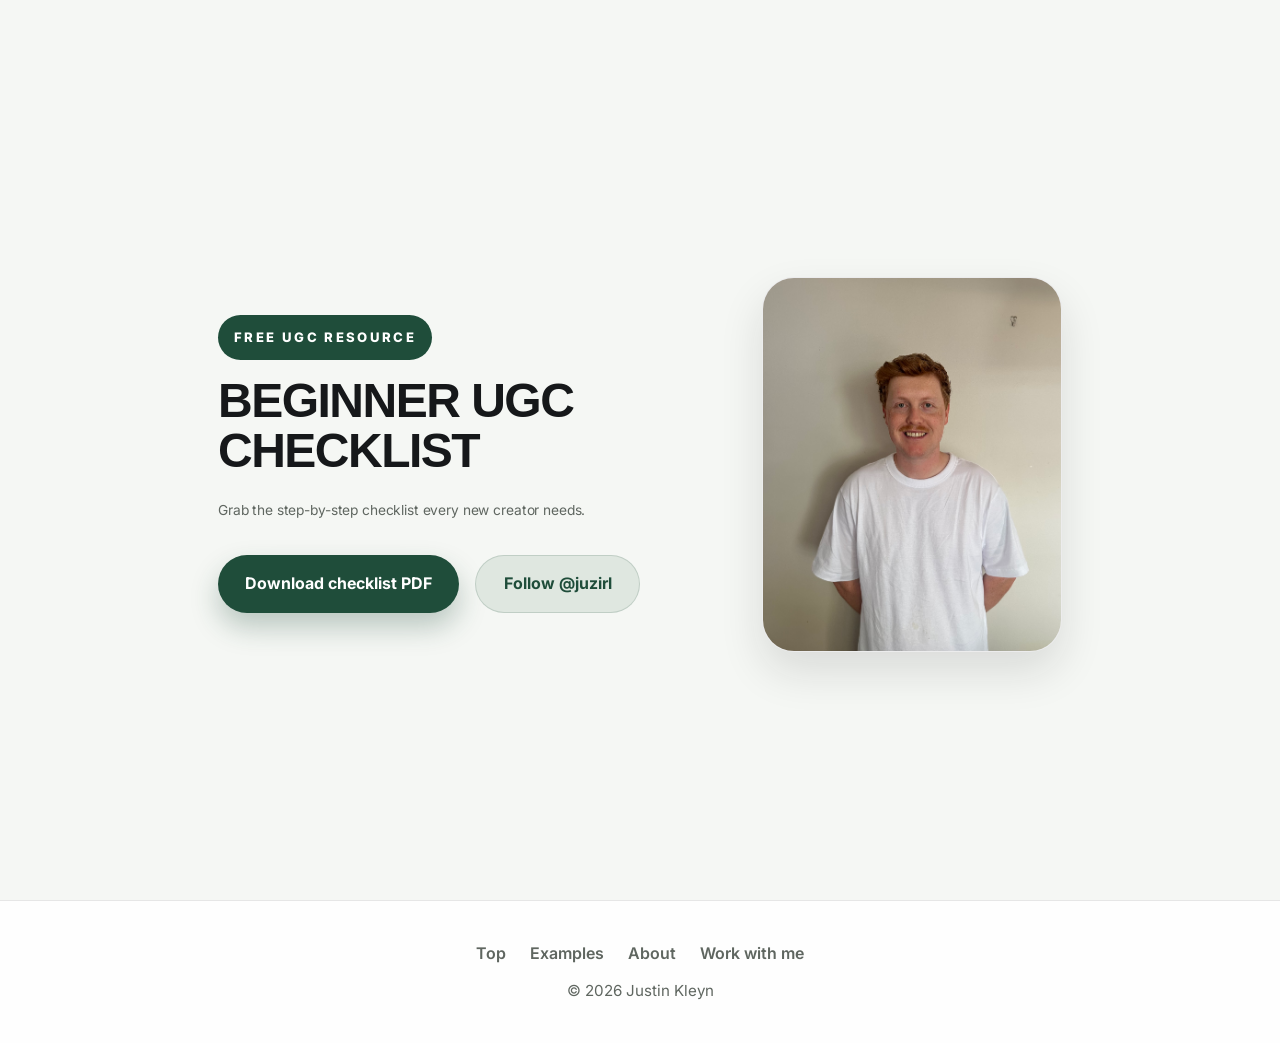
<file: checklist/index.html>
<!DOCTYPE html>
<html lang="en">
  <head>
    <link rel="icon" type="image/svg+xml" href="/favicon.svg" />
    <meta charset="UTF-8" />
    <meta name="viewport" content="width=device-width, initial-scale=1.0" />
    <title>Free UGC Checklist | Justin Kleyn</title>
    <meta
      name="description"
      content="Download the free beginner UGC checklist after following @juzirl on Instagram."
    />
    <link rel="stylesheet" href="/styles.css" />
    <link rel="preconnect" href="https://fonts.googleapis.com" />
    <link rel="preconnect" href="https://fonts.gstatic.com" crossorigin />
    <link
      href="https://fonts.googleapis.com/css2?family=Inter:wght@300;400;500;600;700;800&family=Sora:wght@500;600;700;800&display=swap"
      rel="stylesheet"
    />
  </head>
  <body>
    <section class="hero hero-compact">
      <div class="container">
        <div class="hero-content">
          <div class="hero-left">
            <p class="hero-eyebrow">Free UGC resource</p>
            <h1 class="hero-title">Beginner UGC Checklist</h1>
            <p class="hero-subtitle">
              Grab the step-by-step checklist every new creator needs.
            </p>

            <div class="hero-actions">
              <a class="button button-primary" href="/assets/files/ugc-checklist.pdf" download>
                Download checklist PDF
              </a>
              <a
                class="button button-secondary"
                href="https://instagram.com/juzirl"
                target="_blank"
                rel="noopener noreferrer"
              >
                Follow @juzirl
              </a>
            </div>
          </div>

          <div class="hero-right">
            <div class="hero-image-wrap">
              <img
                src="/assets/images/hero-pic.jpg"
                alt="Justin Kleyn hero portrait"
                class="hero-image"
              />
            </div>
          </div>
        </div>
      </div>
    </section>

    <footer class="footer">
      <div class="container">
        <div class="footer-links">
          <a href="/index.html#top">Top</a>
          <a href="/index.html#examples">Examples</a>
          <a href="/index.html#about">About</a>
          <a href="/index.html#contact">Work with me</a>
        </div>
        <div class="footer-copyright">© <span id="year"></span> Justin Kleyn</div>
      </div>
    </footer>

    <script>
      document.addEventListener("DOMContentLoaded", () => {
        const year = document.getElementById("year");
        if (year) year.textContent = String(new Date().getFullYear());
      });
    </script>
  </body>
</html>
</file>
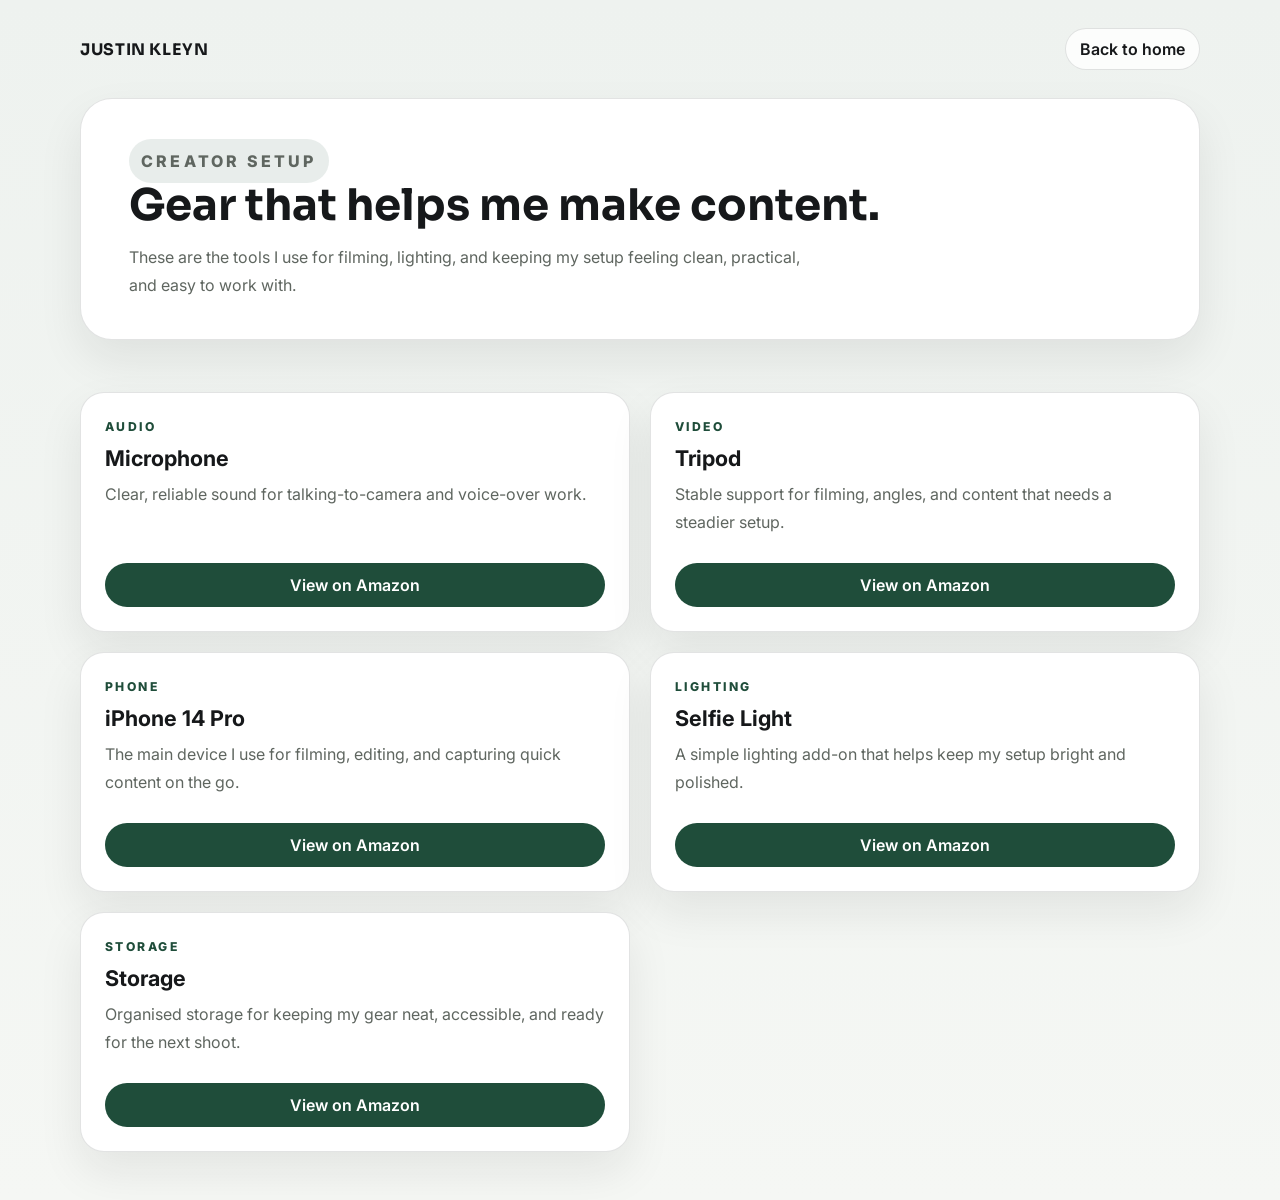
<file: gear/index.html>
<!DOCTYPE html>
<html lang="en">
  <head>
    <meta charset="UTF-8" />
    <meta name="viewport" content="width=device-width, initial-scale=1.0" />
    <title>Gear | Justin Kleyn</title>
    <meta
      name="description"
      content="A simple storefront-style page featuring the gear Justin uses for content creation."
    />
    <link rel="stylesheet" href="styles.css" />
    <link rel="preconnect" href="https://fonts.googleapis.com" />
    <link rel="preconnect" href="https://fonts.gstatic.com" crossorigin />
    <link
      href="https://fonts.googleapis.com/css2?family=Inter:wght@300;400;500;600;700;800&family=Sora:wght@500;600;700;800&display=swap"
      rel="stylesheet"
    />
  </head>
  <body class="gear-page">
    <header class="gear-header">
      <div class="container">
        <nav class="gear-nav" aria-label="Storefront navigation">
          <a class="brand-mark" href="../">Justin Kleyn</a>
          <a class="nav-pill" href="../">Back to home</a>
        </nav>

        <div class="gear-hero">
          <p class="gear-eyebrow">Creator setup</p>
          <h1>Gear that helps me make content.</h1>
          <p>
            These are the tools I use for filming, lighting, and keeping my setup feeling clean,
            practical, and easy to work with.
          </p>
        </div>
      </div>
    </header>

    <main class="container">
      <section class="gear-grid" aria-label="Product links">
        <article class="gear-card">
          <div class="gear-card-body">
            <p class="card-label">Audio</p>
            <h2>Microphone</h2>
            <p>Clear, reliable sound for talking-to-camera and voice-over work.</p>
          </div>
          <a class="card-link" href="https://link.amazon/B07BpD6nv" target="_blank" rel="noopener noreferrer">
            View on Amazon
          </a>
        </article>

        <article class="gear-card">
          <div class="gear-card-body">
            <p class="card-label">Video</p>
            <h2>Tripod</h2>
            <p>Stable support for filming, angles, and content that needs a steadier setup.</p>
          </div>
          <a class="card-link" href="https://link.amazon/B03ZKqyn4" target="_blank" rel="noopener noreferrer">
            View on Amazon
          </a>
        </article>

        <article class="gear-card">
          <div class="gear-card-body">
            <p class="card-label">Phone</p>
            <h2>iPhone 14 Pro</h2>
            <p>The main device I use for filming, editing, and capturing quick content on the go.</p>
          </div>
          <a class="card-link" href="https://link.amazon/B07npIQmK" target="_blank" rel="noopener noreferrer">
            View on Amazon
          </a>
        </article>

        <article class="gear-card">
          <div class="gear-card-body">
            <p class="card-label">Lighting</p>
            <h2>Selfie Light</h2>
            <p>A simple lighting add-on that helps keep my setup bright and polished.</p>
          </div>
          <a class="card-link" href="https://link.amazon/B08K2vJgS" target="_blank" rel="noopener noreferrer">
            View on Amazon
          </a>
        </article>

        <article class="gear-card">
          <div class="gear-card-body">
            <p class="card-label">Storage</p>
            <h2>Storage</h2>
            <p>Organised storage for keeping my gear neat, accessible, and ready for the next shoot.</p>
          </div>
          <a class="card-link" href="https://link.amazon/B05W2wrY5" target="_blank" rel="noopener noreferrer">
            View on Amazon
          </a>
        </article>
      </section>
    </main>
  </body>
</html>
</file>
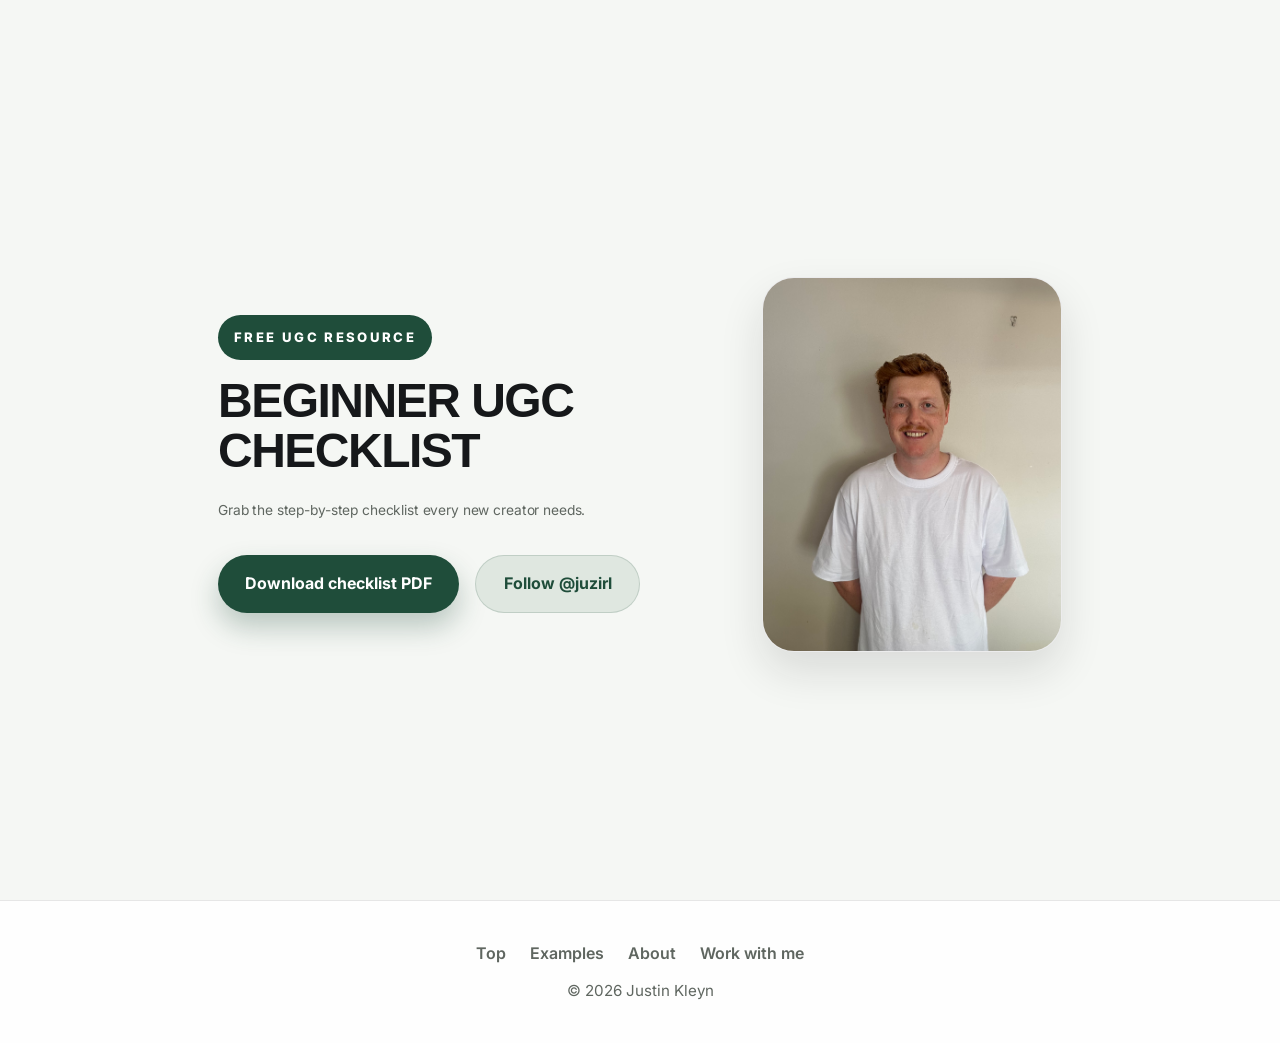
<file: download.html>
<!DOCTYPE html>
<html lang="en">
  <head>
    <meta charset="UTF-8" />
    <meta name="viewport" content="width=device-width, initial-scale=1.0" />
    <meta http-equiv="refresh" content="0;url=/checklist/" />
    <title>Redirecting…</title>
  </head>
  <body>
    <p>If you are not redirected automatically, <a href="/checklist/">click here</a>.</p>
  </body>
</html>
</file>
<file: styles.css>
/* ==========================================================
   Palette — deep forest on cool paper
   Deliberately non-beige: the base carries a faint green cast
   rather than a warm cream one.
   ========================================================== */
:root {
  /* Base */
  --bg: #f5f7f4;        /* cool paper — page background */
  --bg-soft: #eef2ef;   /* soft green-grey — about/contact */
  --bg-alt: #e7ece7;    /* deeper green-grey — alternate sections */
  --surface: #ffffff;   /* raised cards, hero */

  /* Ink */
  --ink: #16181a;       /* near-black — headings, body */
  --ink-2: #2f3a34;     /* deep green-grey — secondary text */
  --muted: #5f6660;     /* cool grey — subtitles, captions */

  /* Accent */
  --accent: #1f4d3a;        /* deep forest — buttons, links */
  --accent-hover: #163a2b;  /* pressed / hover */
  --accent-soft: #dfe7e0;   /* tinted fills — tags, pills */
  --gold: #ad7718;          /* review stars — darkened for 3:1 contrast */
}

/* Reset and Base Styles */
* {
  margin: 0;
  padding: 0;
  box-sizing: border-box;
}

html {
  scroll-behavior: smooth;
}

body {
  font-family: "Inter", -apple-system, BlinkMacSystemFont, "Segoe UI", Roboto, sans-serif;
  line-height: 1.6;
  color: var(--ink);
  background: var(--bg);
  min-height: 100vh;
  overflow-x: hidden;
}

a {
  color: inherit;
}

.nav-link,
.section-label,
.portfolio-subtitle,
.contact-title,
.footer-links a,
.about-lead,
.example-title {
  color: var(--ink);
}

h1,
h2,
h3,
h4 {
  color: var(--ink);
}

/* Keep section tone differentiation */
.hero {
  background: #fff; /* bright white hero */
}
.content-section {
  background: var(--bg); /* very light blue tint for main sections */
}
#about.content-section,
#contact.content-section {
  background: var(--bg-soft); /* cream tone for about/contact */
}
.content-section.alt {
  background: var(--bg-alt); /* existing tan for example alternate sections */
}

button,
input {
  font: inherit;
}

.container {
  max-width: 1180px;
  margin: 0 auto;
  padding: 0 20px;
}

/* Navigation */
.navigation {
  position: absolute;
  top: 0;
  right: 0;
  z-index: 1000;
  padding: 20px;
  display: flex;
  align-items: center;
  gap: 14px;
}

.nav-links {
  display: flex;
  gap: 18px;
  align-items: center;
}

.nav-link {
  color: var(--ink);
  text-decoration: none;
  font-weight: 600;
  font-size: 0.95rem;
  padding: 8px 12px;
  transition: transform 0.2s ease, opacity 0.2s ease;
}

.nav-link:hover {
  color: var(--accent);
  transform: translateY(-1px);
}

.mobile-menu-toggle {
  display: none;
  flex-direction: column;
  cursor: pointer;
  padding: 6px;
  border: 1px solid rgba(22, 24, 26, 0.25);
  border-radius: 12px;
  background: rgba(255, 255, 255, 0.9);
}

.mobile-menu-toggle span {
  width: 22px;
  height: 2px;
  background: var(--ink);
  margin: 3px 0;
  border-radius: 2px;
  transition: 0.3s;
}

/* Hero Section */
.hero {
  min-height: 100vh;
  display: flex;
  align-items: center;
  position: relative;
  padding: 0;
  background: var(--bg);
}

.hero-content {
  display: flex;
  align-items: center;
  justify-content: space-between;
  width: 100%;
  gap: 56px;
  padding-top: 84px;
  padding-bottom: 56px;
}

.hero-left {
  flex: 1;
  max-width: 760px;
  text-align: left;
}

.hero-right {
  flex: 0 0 340px;
  display: flex;
  justify-content: center;
  align-items: center;
}

.hero-image-wrap {
  width: 100%;
  max-width: 340px;
  aspect-ratio: 4 / 5;
  border-radius: 32px;
  overflow: hidden;
  box-shadow: 0 20px 44px rgba(22, 24, 26, 0.12);
  border: 1px solid rgba(22, 24, 26, 0.08);
  background: var(--surface);
}

.hero-image {
  display: block;
  width: 100%;
  height: 100%;
  object-fit: cover;
}

.hero-eyebrow {
  margin: 0 0 1rem;
  font-size: 0.82rem;
  font-weight: 800;
  letter-spacing: 0.18em;
  text-transform: uppercase;
  color: #ffffff;
  background: var(--accent);
  padding: 0.75rem 1rem;
  border-radius: 999px;
  display: inline-flex;
  align-items: center;
}

.hero-title {
  font-family: "Helvetica Neue", Helvetica, Arial, sans-serif;
  font-weight: 700;
  line-height: 0.95;
  letter-spacing: -5px;
  font-size: clamp(3.1rem, 7vw, 5.8rem);
  margin-bottom: 0;
  color: var(--ink);
  text-transform: uppercase;
}

.hero-compact .hero-title {
  font-size: clamp(1.75rem, 4vw, 3rem);
  letter-spacing: -1.5px;
  line-height: 1.05;
  max-width: 420px;
  display: inline-block;
  white-space: normal;
  overflow-wrap: break-word;
  word-break: break-word;
}

.hero-compact .hero-left {
  max-width: 480px;
  min-width: 0;
}

.hero-compact .hero-left {
  position: relative;
  z-index: 3;
}

.hero-compact .hero-content {
  gap: 24px;
}

.hero-compact .hero-right {
  flex: 0 0 300px;
}

.hero-compact .hero-right {
  position: relative;
  z-index: 1;
}

.hero-compact .hero-subtitle {
  max-width: 28rem;
}

/* put the follow CTA on its own visual line inside the subtitle */
.hero-compact .hero-subtitle .follow-line {
  display: block;
  margin-top: 0.25rem;
}

.hero-subtitle {
  font-size: 0.86rem;
  line-height: 1.9;
  letter-spacing: -0.01em;
  color: var(--muted);
  margin-top: 1.25rem;
  margin-bottom: 0;
  max-width: 42rem;
}

.social-links {
  display: flex;
  gap: 12px;
  align-items: center;
  margin-top: 2rem;
  margin-left: auto;
}

.brand-carousel {
  margin-top: 1.75rem;
  max-width: 100%;
}

.carousel-label {
  margin-bottom: 0.9rem;
  font-size: 0.78rem;
  font-weight: 700;
  letter-spacing: 0.22em;
  text-transform: uppercase;
  color: var(--ink);
  opacity: 0.85;
}

.carousel-track-wrapper {
  overflow: hidden;
  border-radius: 24px;
  padding: 1rem 0;
  background: rgba(255, 255, 255, 0.9);
  border: 1px solid rgba(22, 24, 26, 0.08);
}

.carousel-track {
  display: flex;
  align-items: center;
  gap: 1rem;
  /* size to the logos so -50% shifts exactly one full set; trailing gap keeps the loop seamless */
  width: max-content;
  padding-right: 1rem;
  animation: scrollBrands 60s linear infinite;
}

.brand-card {
  flex: 0 0 auto;
  min-width: 150px;
  height: 88px;
  display: flex;
  align-items: center;
  justify-content: center;
  padding: 0 18px;
  border-radius: 20px;
  border: 1px solid rgba(22, 24, 26, 0.08);
  background: rgba(255, 255, 255, 0.95);
  box-shadow: 0 16px 38px rgba(22, 24, 26, 0.08);
}

.brand-card img {
  max-height: 42px;
  max-width: 100%;
  opacity: 0.95;
  transition: opacity 0.25s ease, transform 0.25s ease;
}

.brand-card:hover img {
  opacity: 1;
  transform: scale(1.03);
}

@keyframes scrollBrands {
  from {
    transform: translateX(0);
  }
  to {
    transform: translateX(-50%);
  }
}

.social-link {
  width: 50px;
  height: 50px;
  display: inline-flex;
  align-items: center;
  justify-content: center;
  border: 1.5px solid rgba(22, 24, 26, 0.18);
  border-radius: 16px;
  color: var(--ink);
  text-decoration: none;
  background: rgba(255, 255, 255, 0.92);
  transition: transform 0.2s ease, background 0.2s ease, border-color 0.2s ease,
    box-shadow 0.2s ease;
  box-shadow: 0 10px 30px rgba(22, 24, 26, 0.05);
}

.hero-tags {
  display: flex;
  flex-wrap: wrap;
  gap: 0.75rem;
  margin-top: 1.75rem;
}

.hero-tags span {
  padding: 0.7rem 1rem;
  border-radius: 999px;
  font-size: 0.9rem;
  font-weight: 600;
  color: var(--accent);
  background: var(--accent-soft);
  border: 1px solid rgba(31, 77, 58, 0.14);
}

.hero-actions {
  display: flex;
  flex-wrap: wrap;
  gap: 1rem;
  margin-top: 2rem;
}

.button {
  display: inline-flex;
  align-items: center;
  justify-content: center;
  padding: 0.95rem 1.7rem;
  border-radius: 999px;
  font-weight: 700;
  text-decoration: none;
  transition: transform 0.2s ease, background 0.2s ease, box-shadow 0.2s ease;
}

.button-primary {
  background: var(--accent);
  color: #ffffff;
  box-shadow: 0 14px 28px rgba(31, 77, 58, 0.28);
}

.button-primary:hover {
  background: var(--accent-hover);
}

.button-secondary {
  background: var(--accent-soft);
  color: var(--accent);
  border: 1px solid rgba(31, 77, 58, 0.16);
}

.button-secondary:hover {
  background: rgba(31, 77, 58, 0.14);
}

.button:hover {
  transform: translateY(-1px);
}

.download-steps {
  display: grid;
  gap: 1rem;
  max-width: 740px;
  margin-top: 1rem;
}

.download-step {
  padding: 1.35rem 1.25rem;
  border-radius: 24px;
  background: rgba(31, 77, 58, 0.10);
  border: 1px solid rgba(22, 24, 26, 0.08);
  color: var(--ink-2);
  font-size: 1rem;
}

.download-actions {
  margin-top: 2rem;
}

.social-link:hover {
  transform: translateY(-2px);
  background: var(--accent-soft);
  border-color: rgba(22, 24, 26, 0.3);
  box-shadow: 0 14px 34px rgba(22, 24, 26, 0.08);
}

.social-icon-svg {
  width: 22px;
  height: 22px;
  fill: currentColor;
  display: block;
}

/* Section arrow */
.section-arrow {
  position: absolute;
  left: 50%;
  bottom: 18px;
  transform: translateX(-50%);
  width: 42px;
  height: 42px;
  border-radius: 999px;
  border: 1px solid rgba(22, 24, 26, 0.14);
  background: rgba(255, 255, 255, 0.88);
  box-shadow: 0 10px 24px rgba(22, 24, 26, 0.06);
  display: inline-flex;
  align-items: center;
  justify-content: center;
  text-decoration: none;
  z-index: 5;
  transition: transform 0.2s ease, background 0.2s ease, box-shadow 0.2s ease;
}

.section-arrow:hover {
  transform: translateX(-50%) translateY(2px);
  background: var(--bg-soft);
  box-shadow: 0 12px 26px rgba(22, 24, 26, 0.08);
}

.section-arrow::before {
  content: "";
  width: 11px;
  height: 11px;
  border-right: 2.5px solid rgba(22, 24, 26, 0.72);
  border-bottom: 2.5px solid rgba(22, 24, 26, 0.72);
  transform: rotate(45deg);
  margin-top: -2px;
}

.hero .section-arrow {
  bottom: 28px;
}

/* Sections */
.content-section {
  position: relative;
  padding: 64px 0;
  background: var(--bg);
}

#about.content-section {
  background: var(--surface);
}

.content-section.alt {
  background: var(--bg-alt);
  padding-top: 48px;
}

.reviews-section {
  background: var(--surface);
}

.reviews-grid {
  display: grid;
  gap: 18px;
  margin-top: 24px;
}

.review-card {
  width: 100%;
  padding: 26px 28px;
  border-radius: 28px;
  background: #ffffff;
  border: 1px solid rgba(22, 24, 26, 0.08);
  box-shadow: 0 18px 40px rgba(22, 24, 26, 0.08);
}

.review-stars {
  font-size: 1.1rem;
  letter-spacing: 0.12em;
  color: var(--gold);
  margin-bottom: 1rem;
  white-space: nowrap;
}

.review-card img {
  display: block;
  width: 100%;
  height: auto;
  border-radius: 20px;
  object-fit: cover;
}

.video-examples-section {
  background: var(--bg-alt); /* different tone for video examples */
}

.brand-work-section {
  background: var(--bg-alt); /* brand work can remain tan if needed */
}

/* Headings in all sections */
h1,
h2,
h3,
h4 {
  color: var(--ink);
  font-family: "Helvetica Neue", Helvetica, Arial, sans-serif;
  font-weight: 700;
  text-transform: uppercase;
  letter-spacing: -5px;
}

.nav-link,
.section-label,
.portfolio-subtitle,
.contact-title,
.footer-links a,
.about-lead,
.example-title,
p {
  color: var(--ink);
}

.section-header {
  margin-bottom: 2rem;
}

.section-label {
  margin: 0 0 0.5rem;
  font-size: 0.78rem;
  font-weight: 700;
  letter-spacing: 0.14em;
  text-transform: uppercase;
  color: var(--muted);
}

h2 {
  font-weight: 700;
  line-height: 1.1;
  font-size: clamp(2rem, 3vw, 2.8rem);
  margin-bottom: 0;
  letter-spacing: -0.03em;
  color: var(--ink);
}

h3,
h4 {
  margin: 0;
}

p {
  font-size: 1.04rem;
  color: var(--muted);
  margin-bottom: 18px;
  max-width: 66ch;
}

/* About */
.about-grid {
  display: grid;
  grid-template-columns: 1.3fr 1fr;
  gap: 48px;
  align-items: center;
}

.about-text {
  max-width: 640px;
}

.about-lead {
  margin-top: 0;
  font-size: 1.15rem;
  line-height: 1.8;
  font-weight: 500;
  color: var(--ink-2);
}

.about-tags {
  display: flex;
  flex-wrap: wrap;
  gap: 0.75rem;
  margin-top: 1.75rem;
}

.about-tags span {
  padding: 0.7rem 1rem;
  border-radius: 999px;
  font-size: 0.9rem;
  font-weight: 600;
  color: var(--accent);
  background: var(--accent-soft);
  border: 1px solid rgba(31, 77, 58, 0.14);
}

.about-photo {
  display: flex;
  justify-content: center;
}

.about-media-wrap {
  width: 100%;
  max-width: 360px;
  aspect-ratio: 4 / 5;
  border-radius: 28px;
  overflow: hidden;
  box-shadow: 0 18px 40px rgba(22, 24, 26, 0.12);
  border: 1px solid rgba(22, 24, 26, 0.1);
  background: #000;
}

.about-video-card {
  width: 100%;
  height: 100%;
}

.about-media {
  display: block;
  width: 100%;
  height: 100%;
  object-fit: cover;
  background: #000;
  cursor: pointer;
}

.about-media {
  display: block;
  width: 100%;
  height: 100%;
  object-fit: cover;
}

/* Portfolio subtitles */
.portfolio-subtitle {
  margin-top: 12px;
  margin-bottom: 24px;
  font-size: 1.2rem;
  font-weight: 700;
  color: var(--ink);
  letter-spacing: -0.02em;
}

.portfolio-subtitle:not(:first-of-type) {
  margin-top: 56px;
}

/* Examples */
.examples-grid {
  display: grid;
  grid-template-columns: repeat(4, minmax(0, 1fr));
  gap: 18px;
  margin-top: 12px;
  align-items: start;
  justify-items: center;
}

.example-item {
  display: flex;
  flex-direction: column;
  align-items: center;
}

.phone-frame {
  width: 100%;
  max-width: 185px;
  background: linear-gradient(180deg, var(--bg-soft) 0%, #d9d9d9 100%);
  border-radius: 28px;
  padding: 7px;
  box-shadow: 0 14px 28px rgba(22, 24, 26, 0.12);
  position: relative;
}

.brand-logo-wrap {
  display: flex;
  justify-content: center;
  margin-top: 40px;
  margin-bottom: 40px;
  position: relative;
  z-index: 1;
}

.phone-frame::before {
  content: "";
  position: absolute;
  top: 10px;
  left: 50%;
  transform: translateX(-50%);
  width: 34%;
  height: 14px;
  background: #dcdcdc;
  border-radius: 999px;
  z-index: 3;
}

.phone-screen {
  position: relative;
  overflow: hidden;
  border-radius: 22px;
  background: #000;
  aspect-ratio: 9 / 19.5;
}

.video-card {
  position: relative;
  width: 100%;
  height: 100%;
  background: #000;
}

.ugc-video {
  width: 100%;
  height: 100%;
  display: block;
  object-fit: cover;
  background: #000;
  cursor: pointer;
}
.ugc-image {
  width: 100%;
  height: 100%;
  display: block;
  object-fit: cover;
}

.video-play-button {
  position: absolute;
  inset: 50% auto auto 50%;
  transform: translate(-50%, -50%);
  width: 60px;
  height: 60px;
  border: none;
  border-radius: 999px;
  background: rgba(22, 24, 26, 0.42);
  display: inline-flex;
  align-items: center;
  justify-content: center;
  cursor: pointer;
  z-index: 2;
  transition: opacity 0.2s ease, transform 0.2s ease, background 0.2s ease;
}

.video-play-button:hover {
  background: rgba(22, 24, 26, 0.52);
  transform: translate(-50%, -50%) scale(1.03);
}

.video-play-button svg {
  width: 24px;
  height: 24px;
  fill: #ffffff;
  margin-left: 3px;
}

.video-card.is-playing .video-play-button {
  opacity: 0;
  pointer-events: none;
}

.video-controls {
  position: absolute;
  left: 8px;
  right: 8px;
  bottom: 8px;
  z-index: 2;
  padding: 8px 6px 4px;
  background: linear-gradient(to top, rgba(0, 0, 0, 0.42), rgba(0, 0, 0, 0));
}

.video-progress {
  width: 100%;
  appearance: none;
  -webkit-appearance: none;
  background: transparent;
  cursor: pointer;
}

.video-progress:focus {
  outline: none;
}

.video-progress::-webkit-slider-runnable-track {
  height: 5px;
  border-radius: 999px;
  background: rgba(255, 255, 255, 0.72);
}

.video-progress::-webkit-slider-thumb {
  -webkit-appearance: none;
  appearance: none;
  margin-top: -4px;
  width: 14px;
  height: 14px;
  border-radius: 999px;
  background: #ffffff;
  border: none;
  box-shadow: 0 1px 8px rgba(0, 0, 0, 0.28);
}

.video-progress::-moz-range-track {
  height: 5px;
  border-radius: 999px;
  background: rgba(255, 255, 255, 0.72);
}

.video-progress::-moz-range-thumb {
  width: 14px;
  height: 14px;
  border: none;
  border-radius: 999px;
  background: #ffffff;
  box-shadow: 0 1px 8px rgba(0, 0, 0, 0.28);
}

.example-title {
  margin-top: 12px;
  font-family: "Inter", sans-serif;
  font-size: 0.9rem;
  font-weight: 700;
  color: var(--muted);
  text-align: center;
  letter-spacing: -0.02em;
}

/* Contact */
.contact-simple {
  text-align: center;
  padding: 72px 0;
  background: var(--bg); /* fill the whole section with light color */
}

.contact-container {
  width: 100%;
  max-width: none;
  margin: 0 auto;
  padding: 0 20px;
  box-sizing: border-box;
}

.contact-title {
  font-family: "Sora", "Inter", sans-serif;
  font-size: clamp(2.5rem, 4vw, 3.8rem);
  font-weight: 700;
  letter-spacing: -0.04em;
  margin-bottom: 40px;
  text-transform: uppercase;
}

.contact-list {
  display: flex;
  flex-direction: column;
  gap: 22px;
  align-items: center;
}

.contact-row {
  display: flex;
  align-items: center;
  gap: 16px;
  text-decoration: none;
}

.contact-icon {
  width: 34px;
  height: 34px;
  fill: var(--ink);
  flex-shrink: 0;
}

.contact-pill {
  display: inline-flex;
  align-items: center;
  min-height: 58px;
  padding: 10px 22px;
  border-radius: 18px;
  background: var(--surface);
  border: 1px solid rgba(22, 24, 26, 0.12);
  color: var(--ink-2);
  font-size: clamp(1.1rem, 2vw, 1.6rem);
  font-weight: 500;
  line-height: 1;
  box-shadow: 0 10px 24px rgba(22, 24, 26, 0.04);
  transition: transform 0.2s ease, background 0.2s ease, box-shadow 0.2s ease;
}

.contact-row:hover .contact-pill {
  transform: translateY(-2px);
  background: var(--bg-soft);
  box-shadow: 0 14px 28px rgba(22, 24, 26, 0.06);
}

/* Footer */
.footer {
  padding: 40px 0;
  background: rgba(255, 255, 255, 0.9);
  border-top: 1px solid rgba(22, 24, 26, 0.1);
}

.footer-links {
  display: flex;
  justify-content: center;
  gap: 24px;
  flex-wrap: wrap;
  margin-bottom: 12px;
}

.footer-links a {
  color: var(--muted);
  text-decoration: none;
  font-weight: 600;
}

.footer-links a:hover {
  color: var(--ink);
}

.footer-copyright {
  text-align: center;
  color: var(--muted);
  font-size: 0.95rem;
}
/* Brand Work */
.brand-logo-wrap {
  display: flex;
  justify-content: center;
  margin-bottom: 28px;
}

/* Slightly larger visual baseline for orbitkey + scaled thesomewhereco */
.brand-logo-wrap img.orbitkeylogo {
  max-width: 188px !important;
  height: auto !important;
  opacity: 0.9;
}

.brand-logo-wrap img.thesomewherecologo {
  max-width: 168px !important;
  height: auto !important;
  opacity: 0.9;
}

.brand-logo-wrap img {
  max-width: 188px;
  height: auto;
  opacity: 0.9;
}

/* Responsive */
@media (max-width: 900px) {
  .hero-content {
    flex-direction: column;
    text-align: center;
    gap: 32px;
    padding-left: 16px;
    padding-right: 16px;
    box-sizing: border-box;
    justify-content: center;
    align-items: center;
  }

  .hero-left {
    text-align: center;
    max-width: 100%;
  }

  .hero-right {
    flex: 1 1 100%;
    width: 100%;
    max-width: 100%;
  }

  .hero-subtitle {
    margin-left: auto;
    margin-right: auto;
  }

  .social-links {
    justify-content: center;
  }

  .hero-image-wrap {
    max-width: 320px;
    margin: 0 auto;
  }

  /* ensure hero columns don't push layout on small phones */
  .hero-left,
  .hero-right {
    max-width: 100%;
    margin: 0 auto;
  }

  .hero-eyebrow,
  .hero-title,
  .hero-subtitle {
    max-width: 520px;
    width: 100%;
    margin-left: auto;
    margin-right: auto;
  }

  /* avoid animated carousel contributing to layout width on small screens */
  /* Replace animated carousel with a static grid on small screens */
  .carousel-track-wrapper {
    padding: 0.5rem;
    border-radius: 18px;
    background: rgba(255, 255, 255, 0.9);
  }

  .carousel-track {
    display: grid;
    grid-template-columns: repeat(auto-fit, minmax(110px, 1fr));
    gap: 12px;
    padding: 0.5rem;
    align-items: center;
    animation: none; /* disable scroll animation on small screens */
    transform: none;
    width: auto;
  }

  /* static grid shows each logo once */
  .brand-card.brand-card--clone {
    display: none;
  }

  .brand-card {
    flex: none;
    min-width: 0;
    height: 64px;
    padding: 0 12px;
    display: flex;
    align-items: center;
    justify-content: center;
    background: rgba(255,255,255,0.95);
    border-radius: 16px;
  }

  .brand-card img {
    max-height: 36px;
    width: auto;
    height: auto;
    max-width: 100%;
  }

  .about-grid {
    grid-template-columns: 1fr;
    gap: 28px;
    text-align: center;
  }

  .about-media-wrap {
    max-width: 300px;
  }

  .examples-grid {
    grid-template-columns: repeat(2, minmax(0, 1fr));
    gap: 20px;
  }

  .phone-frame {
    max-width: 170px;
    border-radius: 26px;
  }

  .phone-screen {
    border-radius: 20px;
  }

  .example-title {
    font-size: 0.88rem;
  }
}

@media (max-width: 768px) {
  .nav-links {
    display: none;
  }

  .nav-links[data-open="true"] {
    display: flex;
    flex-direction: column;
    position: absolute;
    top: 64px;
    right: 20px;
    background: rgba(255, 255, 255, 0.97);
    border: 1px solid rgba(22, 24, 26, 0.15);
    border-radius: 18px;
    padding: 14px;
    min-width: 200px;
    box-shadow: 0 18px 40px rgba(22, 24, 26, 0.08);
  }

  .mobile-menu-toggle {
    display: flex;
  }

  .hero-title {
    white-space: normal;
  }

  .content-section {
    padding: 56px 0;
  }

  .content-section.alt {
    padding-top: 40px;
  }

  .contact-title {
    margin-bottom: 30px;
  }

  .contact-pill {
    min-height: 52px;
    padding: 10px 18px;
    font-size: 1.05rem;
  }

  .examples-grid {
    grid-template-columns: repeat(2, minmax(0, 1fr));
    gap: 20px;
  }

  .phone-frame {
    max-width: 170px;
    border-radius: 26px;
  }

  .phone-screen {
    border-radius: 20px;
  }

  .example-title {
    font-size: 0.88rem;
  }

  .video-play-button {
    width: 56px;
    height: 56px;
  }

  .video-play-button svg {
    width: 22px;
    height: 22px;
  }

  .section-arrow {
    width: 38px;
    height: 38px;
    bottom: 14px;
  }

  .section-arrow::before {
    width: 10px;
    height: 10px;
  }
}

@media (max-width: 480px) {
  .container {
    padding: 0 16px;
  }

  .navigation {
    padding: 16px;
  }

  .hero-content {
    padding-top: 88px;
    padding-bottom: 48px;
  }

  .hero-image-wrap {
    max-width: 270px;
    border-radius: 26px;
  }

  .social-link {
    width: 46px;
    height: 46px;
  }

  .social-icon-svg {
    width: 20px;
    height: 20px;
  }

  .contact-list {
    gap: 18px;
  }

  .contact-row {
    gap: 12px;
    width: 100%;
    justify-content: center;
  }

  .contact-icon {
    width: 30px;
    height: 30px;
  }

  .contact-pill {
    min-height: 48px;
    padding: 10px 16px;
    font-size: 0.95rem;
    border-radius: 16px;
  }

  .examples-grid {
    grid-template-columns: 1fr;
  }

  .phone-frame {
    max-width: 200px;
  }

  .section-arrow {
    width: 36px;
    height: 36px;
  }

  /* further reduce carousel on narrow phones */
  .carousel-track-wrapper {
    padding: 0.4rem;
    border-radius: 14px;
  }
  .carousel-track {
    display: grid;
    grid-template-columns: repeat(auto-fit, minmax(80px, 1fr));
    gap: 10px;
    padding: 0.4rem;
    align-items: center;
    animation: none;
  }

  .brand-card {
    flex: none;
    min-width: 0;
    height: 56px;
    padding: 0 10px;
    border-radius: 12px;
  }

  .brand-card img {
    max-height: 28px;
  }
}

@media (min-width: 900px) {
  .hero-title {
    white-space: nowrap;
  }
}
</file>
<file: gear/styles.css>
:root {
  color-scheme: light;
  --bg: #f5f7f4;
  --surface: #ffffff;
  --surface-strong: #ffffff;
  --text: #16181a;
  --muted: #5f6660;
  --accent: #dfe7e0;
  --accent-strong: #1f4d3a;
  --border: rgba(22, 24, 26, 0.12);
  --shadow: 0 20px 45px rgba(22, 24, 26, 0.08);
}

* {
  box-sizing: border-box;
}

body {
  margin: 0;
  font-family: "Inter", -apple-system, BlinkMacSystemFont, "Segoe UI", sans-serif;
  background: linear-gradient(180deg, #eef2ef 0%, var(--bg) 100%);
  color: var(--text);
  min-height: 100vh;
}

img {
  max-width: 100%;
  display: block;
}

.container {
  width: min(1120px, calc(100% - 32px));
  margin: 0 auto;
}

.gear-header {
  padding: 28px 0 24px;
}

.gear-nav {
  display: flex;
  align-items: center;
  justify-content: space-between;
  gap: 16px;
  margin-bottom: 28px;
}

.brand-mark {
  text-decoration: none;
  font-family: "Sora", "Inter", sans-serif;
  font-weight: 700;
  font-size: 1rem;
  letter-spacing: 0.04em;
  text-transform: uppercase;
  color: var(--text);
}

.nav-pill {
  text-decoration: none;
  padding: 10px 14px;
  border-radius: 999px;
  border: 1px solid var(--border);
  background: rgba(255, 255, 255, 0.8);
  color: var(--text);
  font-weight: 600;
  transition: transform 0.2s ease, box-shadow 0.2s ease;
}

.nav-pill:hover {
  transform: translateY(-1px);
  box-shadow: 0 10px 24px rgba(22, 24, 26, 0.08);
}

.gear-hero {
  background: var(--surface-strong);
  border: 1px solid var(--border);
  border-radius: 32px;
  padding: 40px clamp(24px, 4vw, 48px);
  box-shadow: var(--shadow);
}

.gear-eyebrow {
  display: inline-flex;
  align-items: center;
  margin: 0 0 12px;
  padding: 8px 12px;
  border-radius: 999px;
  background: rgba(31, 77, 58, 0.10);
  color: var(--text);
  font-size: 0.78rem;
  font-weight: 800;
  letter-spacing: 0.2em;
  text-transform: uppercase;
}

.gear-hero h1 {
  margin: 0 0 14px;
  font-family: "Sora", "Inter", sans-serif;
  font-size: clamp(1.9rem, 3.4vw, 2.8rem);
  line-height: 1.05;
}

.gear-hero p {
  margin: 0;
  max-width: 690px;
  color: var(--muted);
  font-size: 1rem;
  line-height: 1.75;
}

.gear-grid {
  display: grid;
  grid-template-columns: repeat(2, minmax(0, 1fr));
  gap: 20px;
  padding: 28px 0 48px;
}

.gear-card {
  display: flex;
  flex-direction: column;
  justify-content: space-between;
  min-height: 240px;
  padding: 24px;
  border-radius: 24px;
  background: var(--surface);
  border: 1px solid var(--border);
  box-shadow: var(--shadow);
}

.gear-card p.card-label {
  margin: 0 0 8px;
  color: var(--accent-strong);
  font-size: 0.76rem;
  font-weight: 800;
  letter-spacing: 0.2em;
  text-transform: uppercase;
}

.gear-card h2 {
  margin: 0 0 10px;
  font-size: 1.35rem;
}

.gear-card p {
  margin: 0;
  color: var(--muted);
  line-height: 1.7;
}

.card-link {
  display: inline-flex;
  align-items: center;
  justify-content: center;
  margin-top: 20px;
  padding: 12px 16px;
  border-radius: 999px;
  background: var(--accent-strong);
  color: #fff;
  text-decoration: none;
  font-weight: 600;
  transition: transform 0.2s ease, background 0.2s ease;
}

.card-link:hover {
  transform: translateY(-1px);
  background: #163a2b;
}

@media (max-width: 760px) {
  .gear-grid {
    grid-template-columns: 1fr;
  }

  .gear-hero {
    padding: 28px 20px;
  }

  .gear-nav {
    flex-direction: column;
    align-items: flex-start;
  }
}
</file>
